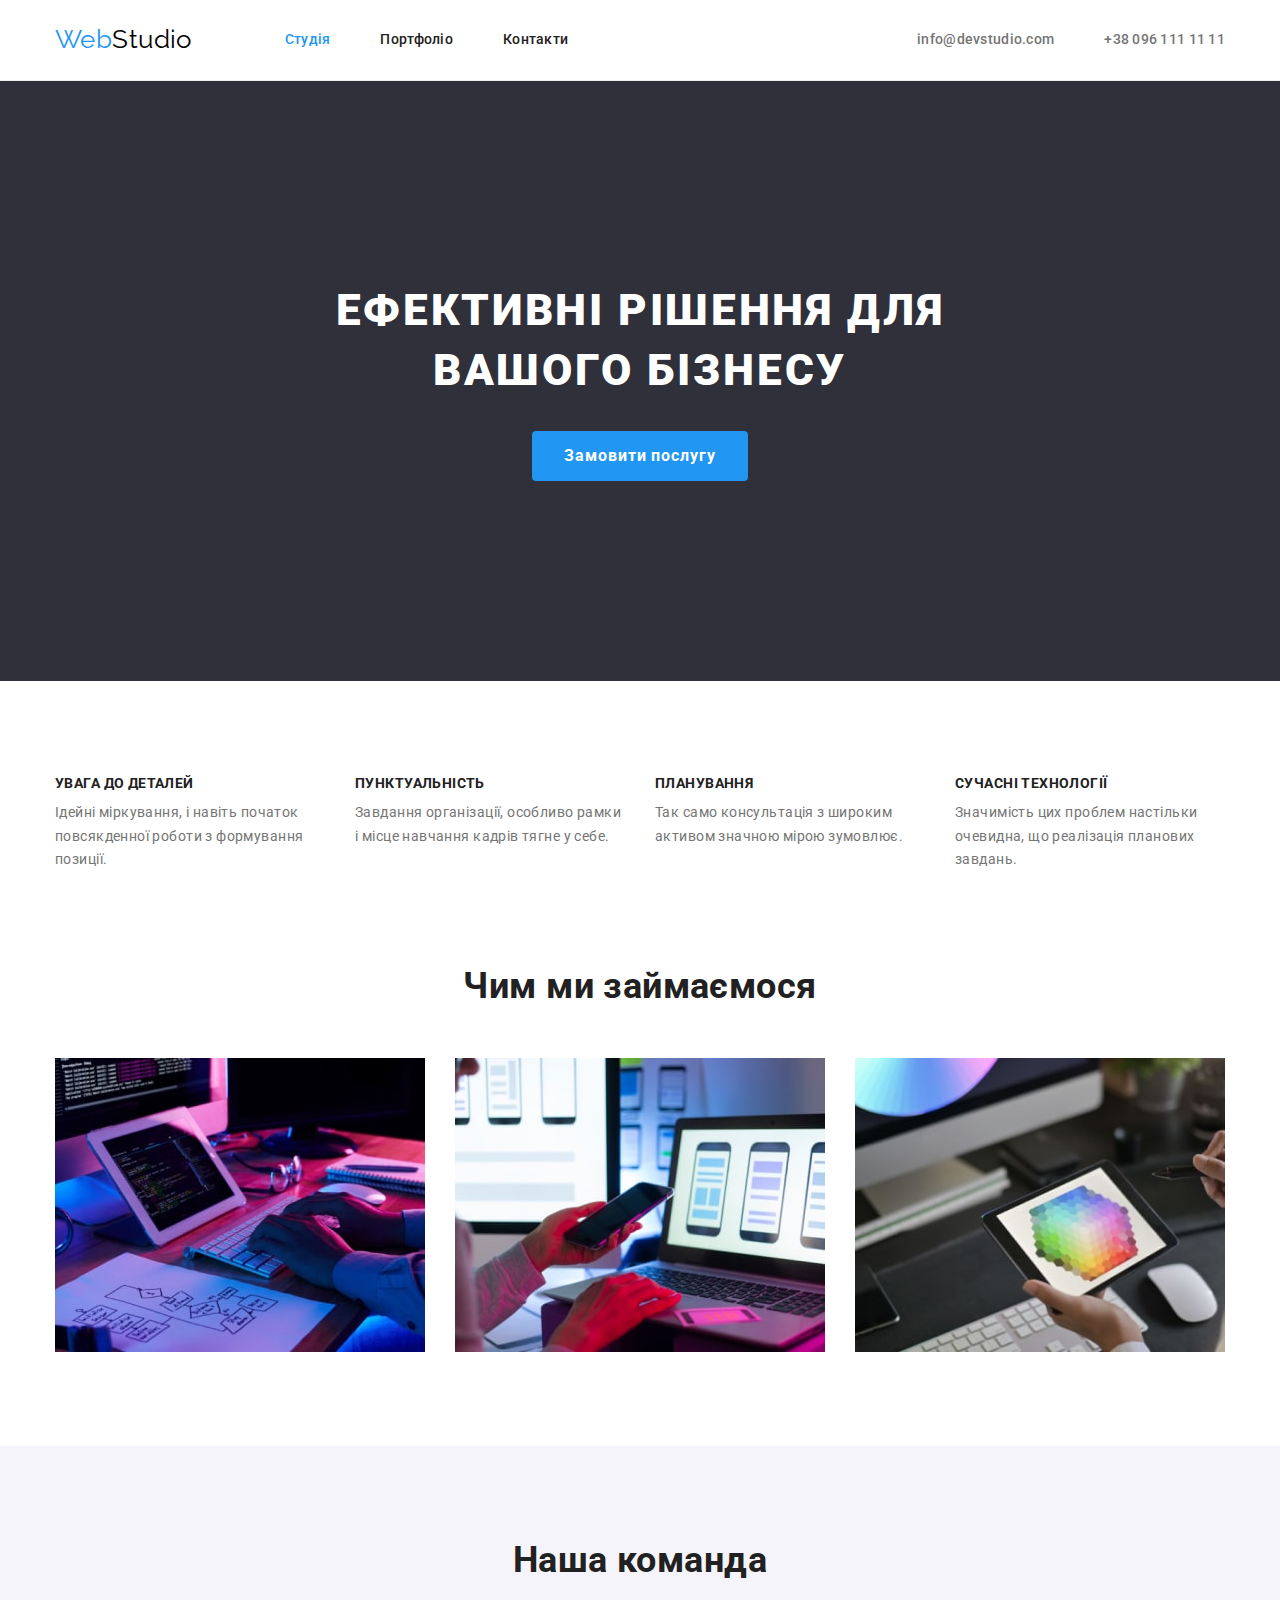
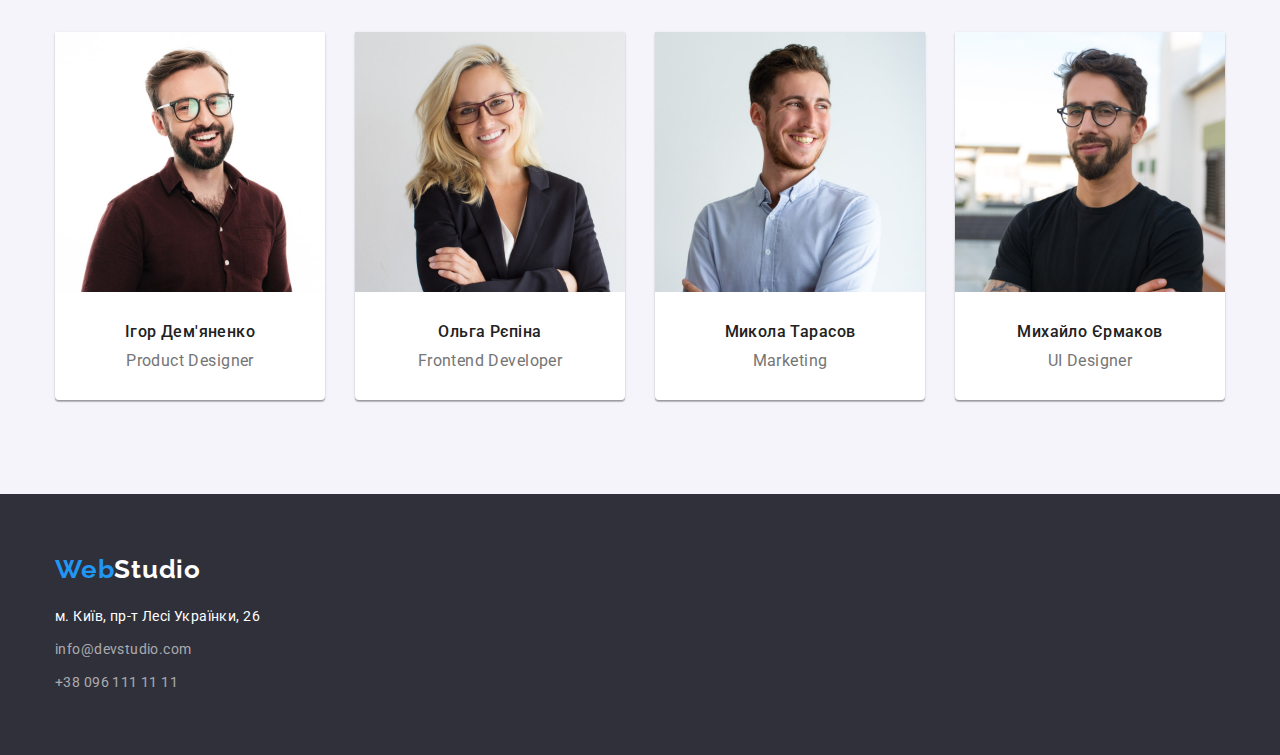
<file: index.html>
<!DOCTYPE html>
<html lang="uk">
  <head>
    <meta charset="UTF-8" />
    <meta http-equiv="X-UA-Compatible" content="IE=edge" />
    <meta name="viewport" content="width= , initial-scale=1.0" />
    <title>Web-Studio</title>

    <link
      href="https://fonts.googleapis.com/css2?family=Raleway:wght@700&family=Roboto:wght@400;500;700;900&display=swap"
      rel="stylesheet"
    />
    <link
      rel="stylesheet"
      href="https://cdnjs.cloudflare.com/ajax/libs/modern-normalize/1.1.0/modern-normalize.min.css"
    />
    <link rel="stylesheet" href="./css/style.css" />
  </head>

  <body>
    <header class="header">
      <div class="container header-container">
        <nav class="nav">
          <a href="./index.html" class="logo-heder"><span class="net">Web</span>Studio</a>

          <ul class="nav-site">
            <li class="nav-list"><a href="./index.html" class="link current">Студія</a></li>
            <li class="nav-list"><a href="./portfolio.html" class="link">Портфоліо</a></li>
            <li class="nav-list"><a href="./index.html" class="link">Контакти</a></li>
          </ul>
        </nav>

        <ul class="nav-contact">
          <li class="contact-list">
            <a href="mailto:info@devstudio.com" class="link">info@devstudio.com</a>
          </li>
          <li class="contact-list">
            <a href="tel:+380961111111" class="link">+38 096 111 11 11</a>
          </li>
        </ul>
      </div>
    </header>

    <main>
      <!--Effective solutions for your business section-->
      <section class="section hero">
        <div class="container">
          <h1 class="hero-title">Ефективні рішення для вашого бізнесу</h1>
          <button type="button" class="button">Замовити послугу</button>
        </div>
      </section>

      <!--particularities section-->
      <section class="section about">
        <div class="container">
          <h2 class="visually-hidden">Особливості та переваги</h2>
          <ul class="about-list">
            <li class="about-item">
              <h3 class="about-title">УВАГА ДО ДЕТАЛЕЙ</h3>
              <p class="about-text">
                Ідейні міркування, і навіть початок повсякденної роботи з формування позиції.
              </p>
            </li>
            <li class="about-item">
              <h3 class="about-title">ПУНКТУАЛЬНІСТЬ</h3>
              <p class="about-text">
                Завдання організації, особливо рамки і місце навчання кадрів тягне у себе.
              </p>
            </li>
            <li class="about-item">
              <h3 class="about-title">ПЛАНУВАННЯ</h3>
              <p class="about-text">
                Так само консультація з широким активом значною мірою зумовлює.
              </p>
            </li>
            <li class="about-item">
              <h3 class="about-title">СУЧАСНІ ТЕХНОЛОГІЇ</h3>
              <p class="about-text">
                Значимість цих проблем настільки очевидна, що реалізація планових завдань.
              </p>
            </li>
          </ul>
        </div>
      </section>

      <!--What are we doing section-->
      <section class="section job">
        <div class="container">
          <h2 class="section-title">Чим ми займаємося</h2>
          <ul class="list">
            <li class="section-item">
              <img src="./images/box1.jpg" alt="Розробка сайту" width="370" height="294" />
            </li>
            <li class="section-item">
              <img
                src="./images/box2.jpg"
                alt="Розробка мобільних додатків"
                width="370"
                height="294"
              />
            </li>
            <li class="section-item">
              <img src="./images/box3.jpg" alt="Розробка графіки" width="370" height="294" />
            </li>
          </ul>
        </div>
      </section>

      <!--our team section-->
      <section class="section team">
        <div class="container">
          <h2 class="section-title">Наша команда</h2>
          <ul class="list">
            <li class="team-card">
              <img src="./images/photo1.jpg" alt="фото чоловіка" width="270" height="260" />
              <div class="card-text">
                <h3 class="team-title">Ігор Дем'яненко</h3>
                <p class="team-text" lang="en">Product Designer</p>
              </div>
            </li>

            <li class="team-card">
              <img src="./images/photo2.jpg" alt="фото жінки" width="270" height="260" />
              <div class="card-text">
                <h3 class="team-title">Ольга Рєпіна</h3>
                <p class="team-text" lang="en">Frontend Developer</p>
              </div>
            </li>

            <li class="team-card">
              <img src="./images/photo3.jpg" alt="фото чоловіка" width="270" height="260" />
              <div class="card-text">
                <h3 class="team-title">Микола Тарасов</h3>
                <p class="team-text" lang="en">Marketing</p>
              </div>
            </li>

            <li class="team-card">
              <img src="./images/photo4.jpg" alt="фото чоловіка" width="270" height="260" />
              <div class="card-text">
                <h3 class="team-title">Михайло Єрмаков</h3>
                <p class="team-text" lang="en">UI Designer</p>
              </div>
            </li>
          </ul>
        </div>
      </section>
    </main>

    <footer class="footer">
      <div class="container">
        <a href="./index.html" class="logo-footer"><span class="net">Web</span>Studio</a>
        <address class="address">
          <ul class="address-list">
            <li class="address-item">
              <a
                href="https://goo.gl/maps/aGWjF9qpmwSaqmkM7"
                target="_blank"
                rel="noreferrer noopener nofollow"
                class="address-link map"
                >м. Київ, пр-т Лесі Українки, 26
              </a>
            </li>
            <li class="address-item">
              <a href="mailto:info@devstudio.com" class="address-link">info@devstudio.com</a>
            </li>
            <li class="address-item">
              <a href="tel:+380961111111" class="address-link">+38 096 111 11 11</a>
            </li>
          </ul>
        </address>
      </div>
    </footer>
  </body>
</html>
</file>
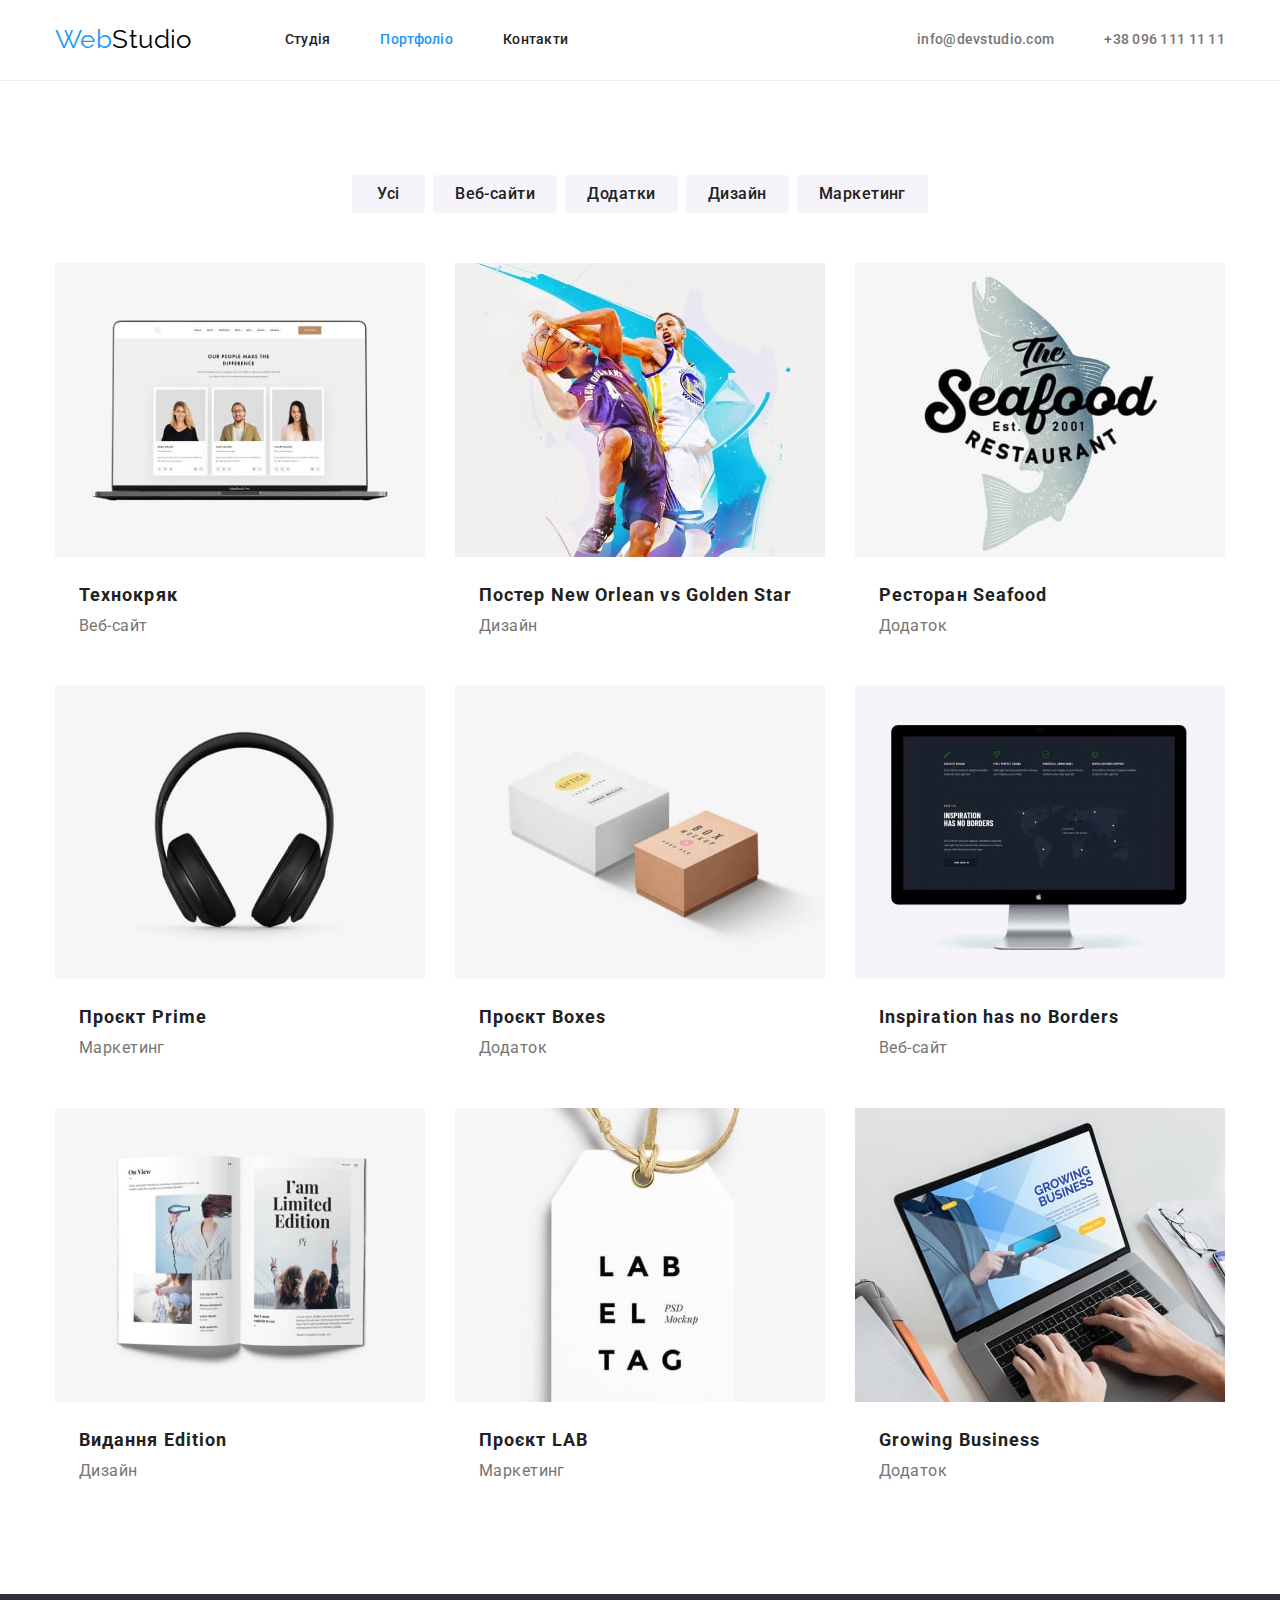
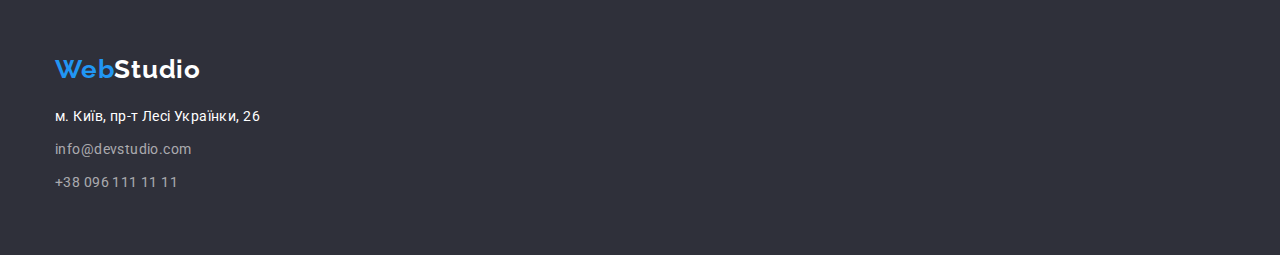
<file: portfolio.html>
<!DOCTYPE html>
<html lang="uk">
  <head>
    <meta charset="UTF-8" />
    <meta http-equiv="X-UA-Compatible" content="IE=edge" />
    <meta name="viewport" content="width=device-width, initial-scale=1.0" />
    <title>Портфоліо</title>

    <link
      href="https://fonts.googleapis.com/css2?family=Raleway:wght@700&family=Roboto:wght@400;500;700;900&display=swap"
      rel="stylesheet"
    />
    <link
      rel="stylesheet"
      href="https://cdnjs.cloudflare.com/ajax/libs/modern-normalize/1.1.0/modern-normalize.min.css"
    />
    <link rel="stylesheet" href="./css/style.css" />
  </head>

  <body>
    <header class="header">
      <div class="container header-container">
        <nav class="nav">
          <a href="./index.html" class="logo-heder"><span class="net">Web</span>Studio</a>

          <ul class="nav-site">
            <li class="nav-list"><a href="./index.html" class="link">Студія</a></li>
            <li class="nav-list"><a href="./portfolio.html" class="link current">Портфоліо</a></li>
            <li class="nav-list"><a href="./index.html" class="link">Контакти</a></li>
          </ul>
        </nav>

        <ul class="nav-contact">
          <li class="contact-list">
            <a href="mailto:info@devstudio.com" class="link">info@devstudio.com</a>
          </li>
          <li class="contact-list">
            <a href="tel:+380961111111" class="link">+38 096 111 11 11</a>
          </li>
        </ul>
      </div>
    </header>

    <main>
      <section class="section">
        <div class="container">
          <h1 class="visually-hidden">Наші проекти</h1>
          <!-- радиокнопки (для будующей стилизации)-->
          <ul class="filter">
            <li class="filter-list">
              <button type="button" class="radio-button cursor">Усі</button>
            </li>
            <li class="filter-list">
              <button type="button" class="radio-button cursor">Веб-сайти</button>
            </li>
            <li class="filter-list">
              <button type="button" class="radio-button cursor">Додатки</button>
            </li>
            <li class="filter-list">
              <button type="button" class="radio-button cursor">Дизайн</button>
            </li>
            <li class="filter-list">
              <button type="button" class="radio-button cursor">Маркетинг</button>
            </li>
          </ul>

          <ul class="work">
            <li class="work-list">
              <img src="./images/cryak.jpg" alt="дві жінки та чоловік" width="370" height="294" />
              <div class="work-text">
                <h2 class="work-title">Технокряк</h2>
                <p class="work-link">Веб-сайт</p>
              </div>
            </li>

            <li class="work-list">
              <img
                src="./images/poster.jpg"
                alt="чоловіки грають у баскетбол"
                width="370"
                height="294"
              />
              <div class="work-text">
                <h2 class="work-title">Постер <span lang="en">New Orlean vs Golden Star</span></h2>
                <p class="work-link">Дизайн</p>
              </div>
            </li>

            <li class="work-list">
              <img
                src="./images/restoran.jpg"
                alt="малюнок з назвою ресторану"
                width="370"
                height="294"
              />
              <div class="work-text">
                <h2 class="work-title">Ресторан <span lang="en">Seafood</span></h2>
                <p class="work-link">Додаток</p>
              </div>
            </li>

            <li class="work-list">
              <img src="./images/prime.jpg" alt="навушники" width="370" height="294" />
              <div class="work-text">
                <h2 class="work-title">Проєкт <span lang="en"> Prime</span></h2>
                <p class="work-link">Маркетинг</p>
              </div>
            </li>

            <li class="work-list">
              <img
                src="./images/boxes.jpg"
                alt="дві коробки біла і червона"
                width="370"
                height="294"
              />
              <div class="work-text">
                <h2 class="work-title">Проєкт Boxes</h2>
                <p class="work-link">Додаток</p>
              </div>
            </li>

            <li class="work-list">
              <img src="./images/inspiration.jpg" alt="монітор" width="370" height="294" />
              <div class="work-text">
                <h2 class="work-title">Inspiration has no Borders</h2>
                <p class="work-link">Веб-сайт</p>
              </div>
            </li>

            <li class="work-list">
              <img src="./images/limited.jpg" alt="книга" width="370" height="294" />
              <div class="work-text">
                <h2 class="work-title">Видання <span lang="en">Edition</span></h2>
                <p class="work-link">Дизайн</p>
              </div>
            </li>

            <li class="work-list">
              <img src="./images/lab.jpg" alt="аркуш з текстом" width="370" height="294" />
              <div class="work-text">
                <h2 class="work-title">Проєкт <span lang="en">LAB</span></h2>
                <p class="work-link">Маркетинг</p>
              </div>
            </li>

            <li class="work-list">
              <img src="./images/business.jpg" alt="ноутбук" width="370" height="294" />
              <div class="work-text">
                <h2 lang="en" class="work-title">Growing Business</h2>
                <p class="work-link">Додаток</p>
              </div>
            </li>
          </ul>
        </div>
      </section>
    </main>

    <footer class="footer">
      <div class="container">
        <a href="./index.html" class="logo-footer"><span class="net">Web</span>Studio</a>
        <address class="address">
          <ul class="address-list">
            <li class="address-item">
              <a
                href="https://goo.gl/maps/aGWjF9qpmwSaqmkM7"
                target="_blank"
                rel="noreferrer noopener nofollow"
                class="address-link map"
                >м. Київ, пр-т Лесі Українки, 26
              </a>
            </li>
            <li class="address-item">
              <a href="mailto:info@devstudio.com" class="address-link">info@devstudio.com</a>
            </li>
            <li class="address-item">
              <a href="tel:+380961111111" class="address-link">+38 096 111 11 11</a>
            </li>
          </ul>
        </address>
      </div>
    </footer>
  </body>
</html>
</file>
<file: css/style.css>
html {
  box-sizing: border-box;
}

*,
*::before,
*::after {
  box-sizing: inherit;
}

:root {
  /* первичный цвет текста */
  --primary-text-color: #757575;
  /* первичный цвет заголовка */
  --primary-title-color: #212121;
  --accent-text-color: #2196f3;
  /* первичный цвет фона */
  --primary-background-color: #f5f5f5;
  /* вторичный цвет фона */
  --secondary-background-color: #f5f4fa;
  --white-color: #ffffff;
}

body {
  font-family: 'Roboto', sans-serif;
  background-color: var(--white-color);
  color: #212121;
  font-size: 14px;
  letter-spacing: 0.03em;
}

.section {
  padding: 94px 0;
}

h1,
h2,
h3,
h4,
h5,
h6,
p {
  margin: 0;
}

ul {
  margin: 0;
  padding-left: 0;
  list-style: none;
}

img {
  display: block;
  max-width: 100%;
  height: auto;
}

.visually-hidden {
  position: absolute;
  width: 1px;
  height: 1px;
  margin: -1px;
  border: 0;
  padding: 0;

  white-space: nowrap;
  clip-path: inset(100%);
  clip: rect(0 0 0 0);
  overflow: hidden;
}

.container {
  width: 1200px;
  padding: 0 15px;
  margin: 0 auto;
}

/* header */

.header {
  border-bottom-width: 1px;
  border-bottom-style: solid;
  border-bottom-color: #ececec;
}

.header-container {
  display: flex;
}
.nav {
  display: flex;
  align-items: center;
}
.logo-heder {
  padding: 24px 0 25px 0;
  margin-right: 93px;
  color: #000000;
  text-decoration: none;

  font-family: 'Raleway';
  font-size: 26px;
  line-height: 1.19;
}

.net {
  color: var(--accent-text-color);
}

.nav-site {
  display: flex;
  margin: 0;
  padding: 0;
  list-style: none;
}

.nav-site .nav-list:not(:last-child) {
  margin-right: 50px;
}

.nav-site .link {
  display: block;
  padding-top: 32px;
  padding-bottom: 32px;

  color: var(--primary-title-color);
  font-weight: 500;
  line-height: 1.1;
  letter-spacing: 0.02em;
  text-decoration: none;
}
.nav-site .link:hover,
.nav-site .link:focus {
  color: var(--accent-text-color);
}

.nav-site .link.current {
  color: var(--accent-text-color);
}

.nav-contact {
  display: flex;
  margin: 0 0 0 auto;
  padding: 0;
  list-style: none;
}

.contact-list {
  margin-left: auto;
}
.contact-list:not(:last-child) {
  margin-right: 50px;
}
.nav-contact .link {
  display: block;
  padding-top: 32px;
  padding-bottom: 32px;

  font-weight: 500;
  line-height: 1.1;
  letter-spacing: 0.02em;
  color: var(--primary-text-color);
  text-decoration: none;
}
.nav-contact .link:hover,
.nav-contact .link:focus {
  color: var(--accent-text-color);
}

/* hero */

.hero {
  padding: 200px 0;
  background-color: #2f303a;
  text-align: center;
}
.hero-title {
  width: 696px;
  margin: 0 auto;
  margin-bottom: 30px;

  color: var(--white-color);

  font-weight: 900;
  font-size: 44px;
  line-height: 1.36;
  letter-spacing: 0.06em;
  text-transform: uppercase;
}

.button {
  display: inline-block;
  padding: 10px 32px;
  border: none;
  border-radius: 4px;
  min-width: 216px;

  color: var(--white-color);
  background-color: var(--accent-text-color);

  font-family: 'Roboto';
  font-style: normal;
  font-weight: 700;
  font-size: 16px;
  line-height: 30px;
  text-align: center;
  letter-spacing: 0.06em;
}

.about {
  padding-top: 94px;
}
.about-list {
  display: flex;
}

.about-item {
  width: 270px;
}
.about-item:not(:last-child) {
  margin-right: 30px;
}
.about-title {
  margin-bottom: 10px;
  font-size: 14px;
  line-height: 16px;
  text-transform: uppercase;
}
.about-text {
  line-height: 1.71;
  color: var(--primary-text-color);
}

.list {
  display: flex;
}

.job {
  padding-top: 0;
}
.section-title {
  margin-bottom: 50px;
  font-size: 36px;
  line-height: 1.16;
  text-align: center;
  color: var(--primary-title-color);
}

.section-item:not(:last-child) {
  margin-right: 30px;
}
.team {
  background-color: var(--secondary-background-color);
}

.team-card {
  background-color: var(--white-color);
  box-shadow: 0px 1px 3px rgba(0, 0, 0, 0.12), 0px 1px 1px rgba(0, 0, 0, 0.14),
    0px 2px 1px rgba(0, 0, 0, 0.2);
  border-radius: 0px 0px 4px 4px;
}

.card-text {
  padding-top: 30px;
  padding-bottom: 30px;
}

.team-title {
  margin-bottom: 10px;

  font-weight: 500;
  font-size: 16px;
  line-height: 1.19;
  text-align: center;
  color: var(--primary-title-color);
}

.team-text {
  font-size: 16px;
  line-height: 1.19;
  text-align: center;
  color: var(--primary-text-color);
}

.team-card:not(:last-child) {
  margin-right: 30px;
}

/* html + portfolio */
.footer {
  padding: 60px 0;
  background-color: #2f303a;
}

.logo-footer {
  display: inline-block;
  margin-bottom: 20px;
  color: var(--white-color);
  text-decoration: none;

  font-family: 'Raleway';
  font-weight: 700;
  font-size: 26px;
  line-height: 1.19;
  letter-spacing: 0.03em;
}

/* .address > ul {
  list-style: none;
} */
.address {
  font-style: normal;
  font-weight: 400;
  line-height: 1.71;
}

.address-item:not(:last-child) {
  margin-bottom: 9px;
}

.address .map {
  color: var(--white-color);
  text-decoration: none;
}
.address-link {
  color: rgba(255, 255, 255, 0.6);
  text-decoration: none;
}

/* Стили для portfolio.html */

.filter {
  display: flex;
  align-items: center;
  justify-content: center;

  margin-bottom: 50px;
}

.filter-list:not(:last-child) {
  margin-right: 8px;
}
.radio-button {
  display: inline-block;
  padding: 6px 22px;
  border: transparent;
  min-width: 73px;

  color: var(--primary-title-color);
  background-color: var(--secondary-background-color);
  border-radius: 4px;
  font-family: 'Roboto';
  font-weight: 500;
  font-size: 16px;
  line-height: 1.62;
  text-align: center;
  letter-spacing: 0.03em;
}

.radio-button:hover,
.radio-button:focus {
  color: var(--white-color);
  background-color: var(--accent-text-color);
}
.cursor {
  cursor: pointer;
}

.work {
  display: flex;
  flex-wrap: wrap;
  padding: 0;
  list-style: none;
}

.work-list {
  width: 370px;
  margin-right: 30px;
  margin-bottom: 30px;
  border-radius: 4px;
}
.work-list:nth-child(3n) {
  margin-right: 0;
}

.work-list:nth-last-child(-n + 3) {
  margin-bottom: 0;
}

.work-text {
  padding: 20px 24px;
}

.work-title {
  margin-bottom: 4px;
  color: var(--primary-title-color);
  font-size: 18px;
  line-height: 2;
  letter-spacing: 0.06em;
}

.work-link {
  color: var(--primary-text-color);
  font-size: 16px;
}
</file>
